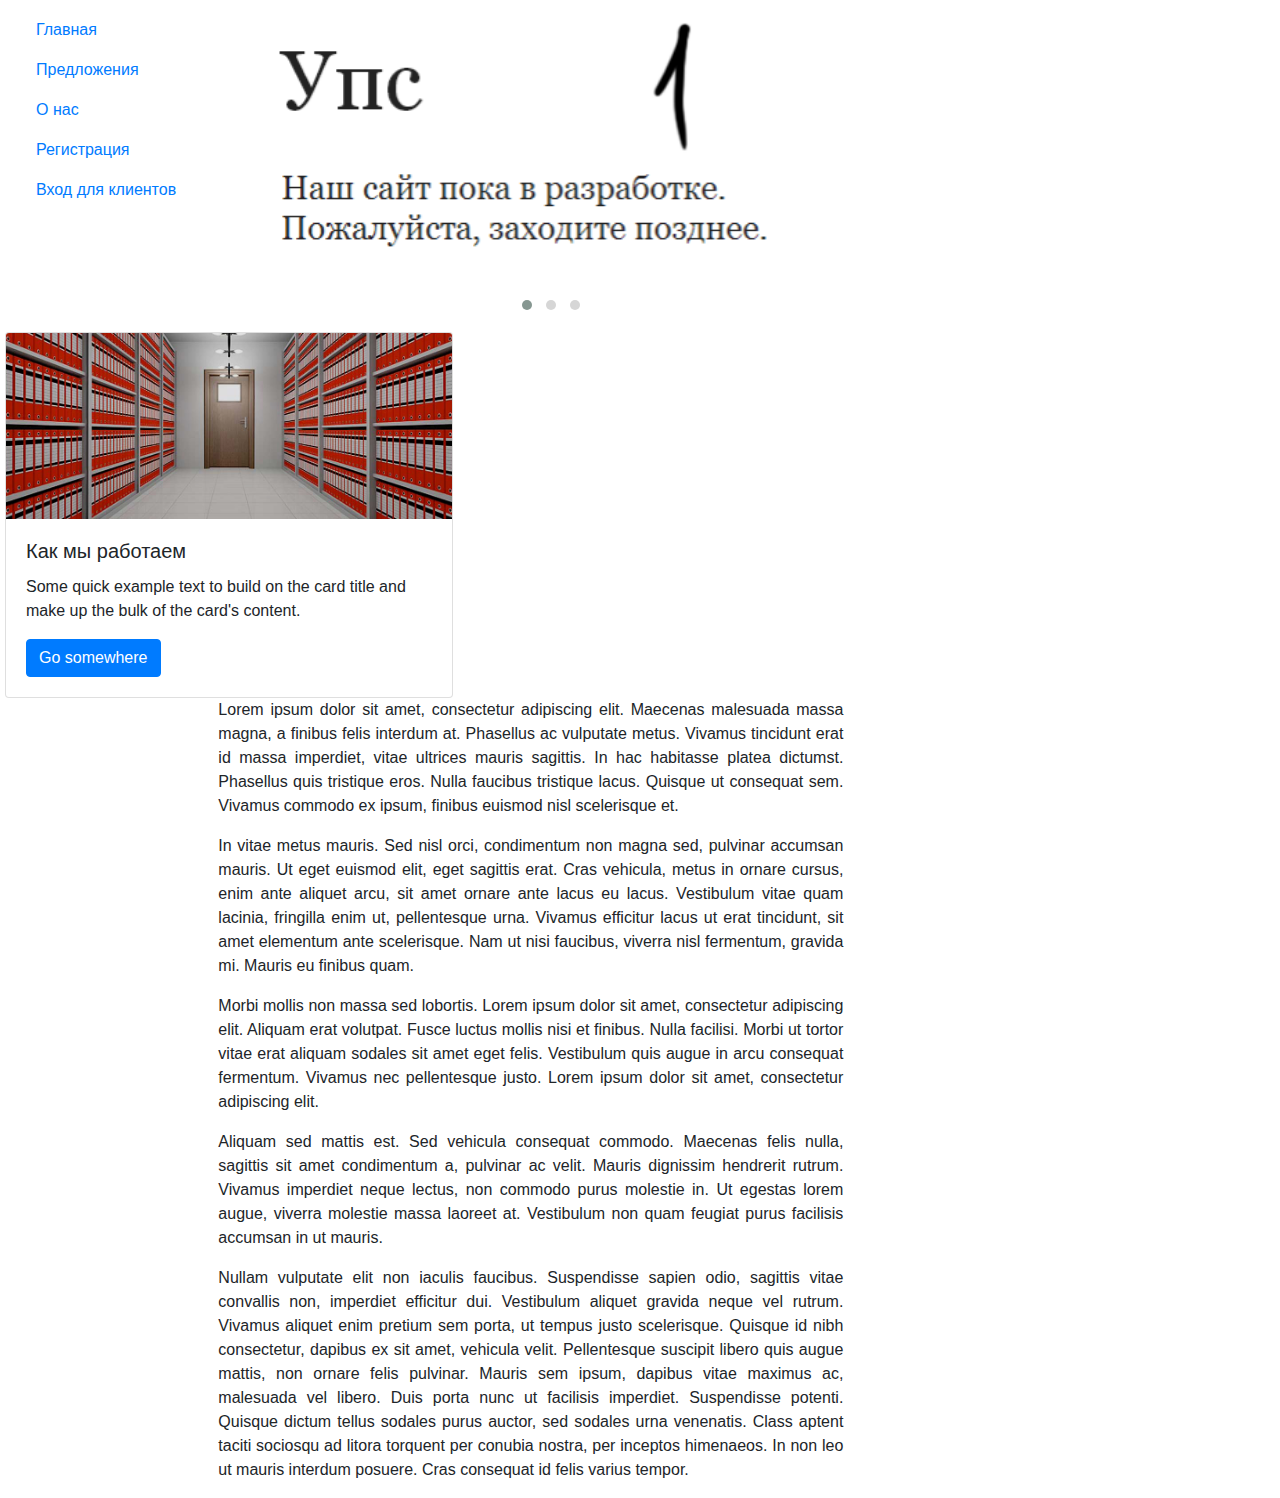
<file: out/artifacts/archive/index.html>
<!DOCTYPE html>
<html lang="en">

<head>
    <meta charset="UTF-8">
    <meta name="viewport" content="width=device-width, initial-scale=1.0">
    <meta http-equiv="X-UA-Compatible" content="ie=edge">
    <title>Архив</title>
    <link rel="stylesheet" href="https://stackpath.bootstrapcdn.com/bootstrap/4.3.1/css/bootstrap.min.css"
        integrity="sha384-ggOyR0iXCbMQv3Xipma34MD+dH/1fQ784/j6cY/iJTQUOhcWr7x9JvoRxT2MZw1T" crossorigin="anonymous">
    <link rel="stylesheet" href="style.css">
        
    <link rel="stylesheet" href="OwlCarousel2-2.3.4/dist/assets/owl.carousel.css">
    <link rel="stylesheet" href="OwlCarousel2-2.3.4/dist/assets/owl.theme.default.css">
    <script src="https://ajax.googleapis.com/ajax/libs/jquery/1.11.3/jquery.min.js"></script>
    <script src="OwlCarousel2-2.3.4/dist/owl.carousel.js"></script>
</head>

<body>
        <form id="auth" method="get" action="log"></form>
        
            <div class="row">
                <div class="col-2 get MENU">
                    <nav class="nav flex-column">
                        <a class="nav-link active" href="#">Главная</a>
                        <a class="nav-link" href="#">Предложения</a>
                        <a class="nav-link" href="static/about.html">О нас</a>
                        <a class="nav-link" href="static/reg.html">Регистрация</a>
                        <a class="nav-link" href="/archive/log">Вход для клиентов</a>
                    </nav>
                </div>
                <div class="owl-carousel owl-theme col-6">
                    <div> <img src="zaglushka.png" alt=""> </div>
                    <div> <img src="zaglushka2.png" alt=""> </div>
                    <div> <img src="zaglushka3.png" alt=""> </div>
                </div>
                <div class="Col-4 get">
                    <div class="card " style="width: 28rem;">
                        <img class="card-img-top" src="top.jpg" alt="Card image cap">
                        <div class="card-body">
                            <h5 class="card-title">Как мы работаем</h5>
                            <p class="card-text">Some quick example text to build on the card title and make up the bulk of the
                                card's content.</p>
                            <a href="test/test.html" class="btn btn-primary">Go somewhere</a>
                        </div>
                    </div>
                </div>
            </div>
            <div class="row padded ">
                <div class="col-2"></div>
                <div class="col-6 top center">
                    <div class="text-justify text-justify">
                        <p>Lorem ipsum dolor sit amet, consectetur adipiscing elit. Maecenas malesuada massa magna, a
                            finibus felis
                            interdum at. Phasellus ac vulputate metus. Vivamus tincidunt erat id massa imperdiet, vitae
                            ultrices mauris
                            sagittis. In hac habitasse platea dictumst. Phasellus quis tristique eros. Nulla faucibus
                            tristique lacus.
                            Quisque ut consequat sem. Vivamus commodo ex ipsum, finibus euismod nisl scelerisque et.
                        </p>
                        <p>
                            In vitae metus mauris. Sed nisl orci, condimentum non magna sed, pulvinar accumsan mauris. Ut eget
                            euismod elit,
                            eget
                            sagittis erat. Cras vehicula, metus in ornare cursus, enim ante aliquet arcu, sit amet ornare ante
                            lacus eu lacus.
                            Vestibulum vitae quam lacinia, fringilla enim ut, pellentesque urna. Vivamus efficitur lacus ut erat
                            tincidunt, sit
                            amet
                            elementum ante scelerisque. Nam ut nisi faucibus, viverra nisl fermentum, gravida mi. Mauris eu
                            finibus quam.
                        </p>
                        <p>
                            Morbi mollis non massa sed lobortis. Lorem ipsum dolor sit amet, consectetur adipiscing elit.
                            Aliquam erat volutpat. Fusce luctus mollis nisi et finibus. Nulla facilisi. Morbi ut tortor vitae
                            erat aliquam sodales sit amet eget felis. Vestibulum quis augue in arcu consequat fermentum. Vivamus
                            nec pellentesque justo. Lorem ipsum dolor sit amet, consectetur adipiscing elit.
                        </p>
                        <p>
                            Aliquam sed mattis est. Sed vehicula consequat commodo. Maecenas felis nulla, sagittis sit amet
                            condimentum a, pulvinar ac velit. Mauris dignissim hendrerit rutrum. Vivamus imperdiet neque lectus,
                            non commodo purus molestie in. Ut egestas lorem augue, viverra molestie massa laoreet at. Vestibulum
                            non quam feugiat purus facilisis accumsan in ut mauris.
                        </p>
                        <p>
                            Nullam vulputate elit non iaculis faucibus. Suspendisse sapien odio, sagittis vitae convallis non,
                            imperdiet efficitur dui. Vestibulum aliquet gravida neque vel rutrum. Vivamus aliquet enim pretium
                            sem porta, ut tempus justo scelerisque. Quisque id nibh consectetur, dapibus ex sit amet, vehicula
                            velit. Pellentesque suscipit libero quis augue mattis, non ornare felis pulvinar. Mauris sem ipsum,
                            dapibus vitae maximus ac, malesuada vel libero. Duis porta nunc ut facilisis imperdiet. Suspendisse
                            potenti. Quisque dictum tellus sodales purus auctor, sed sodales urna venenatis. Class aptent taciti
                            sociosqu ad litora torquent per conubia nostra, per inceptos himenaeos. In non leo ut mauris
                            interdum posuere. Cras consequat id felis varius tempor.
                        </p>
                    </div>
                </div>
            </div>

</body>
<script>$(document).ready(function(){
    $('.owl-carousel').owlCarousel({
        
        loop:true, //Зацикливаем слайдер
                margin:100, //Отступ от элемента справа в 100px
                
                nav:false, //Отключение навигации
                autoplay:true, //Автозапуск слайдера
                smartSpeed:1000, //Время движения слайда
                autoplayTimeout:5000, //Время смены слайда
                responsive:{ //Адаптивность. Кол-во выводимых элементов при определенной ширине.
                    0:{
                        items:1
                    },
                    600:{
                        items:1
                    },
                    1000:{
                        items:1
                    }
                }
    });
    });
    </script>
</html>
</file>
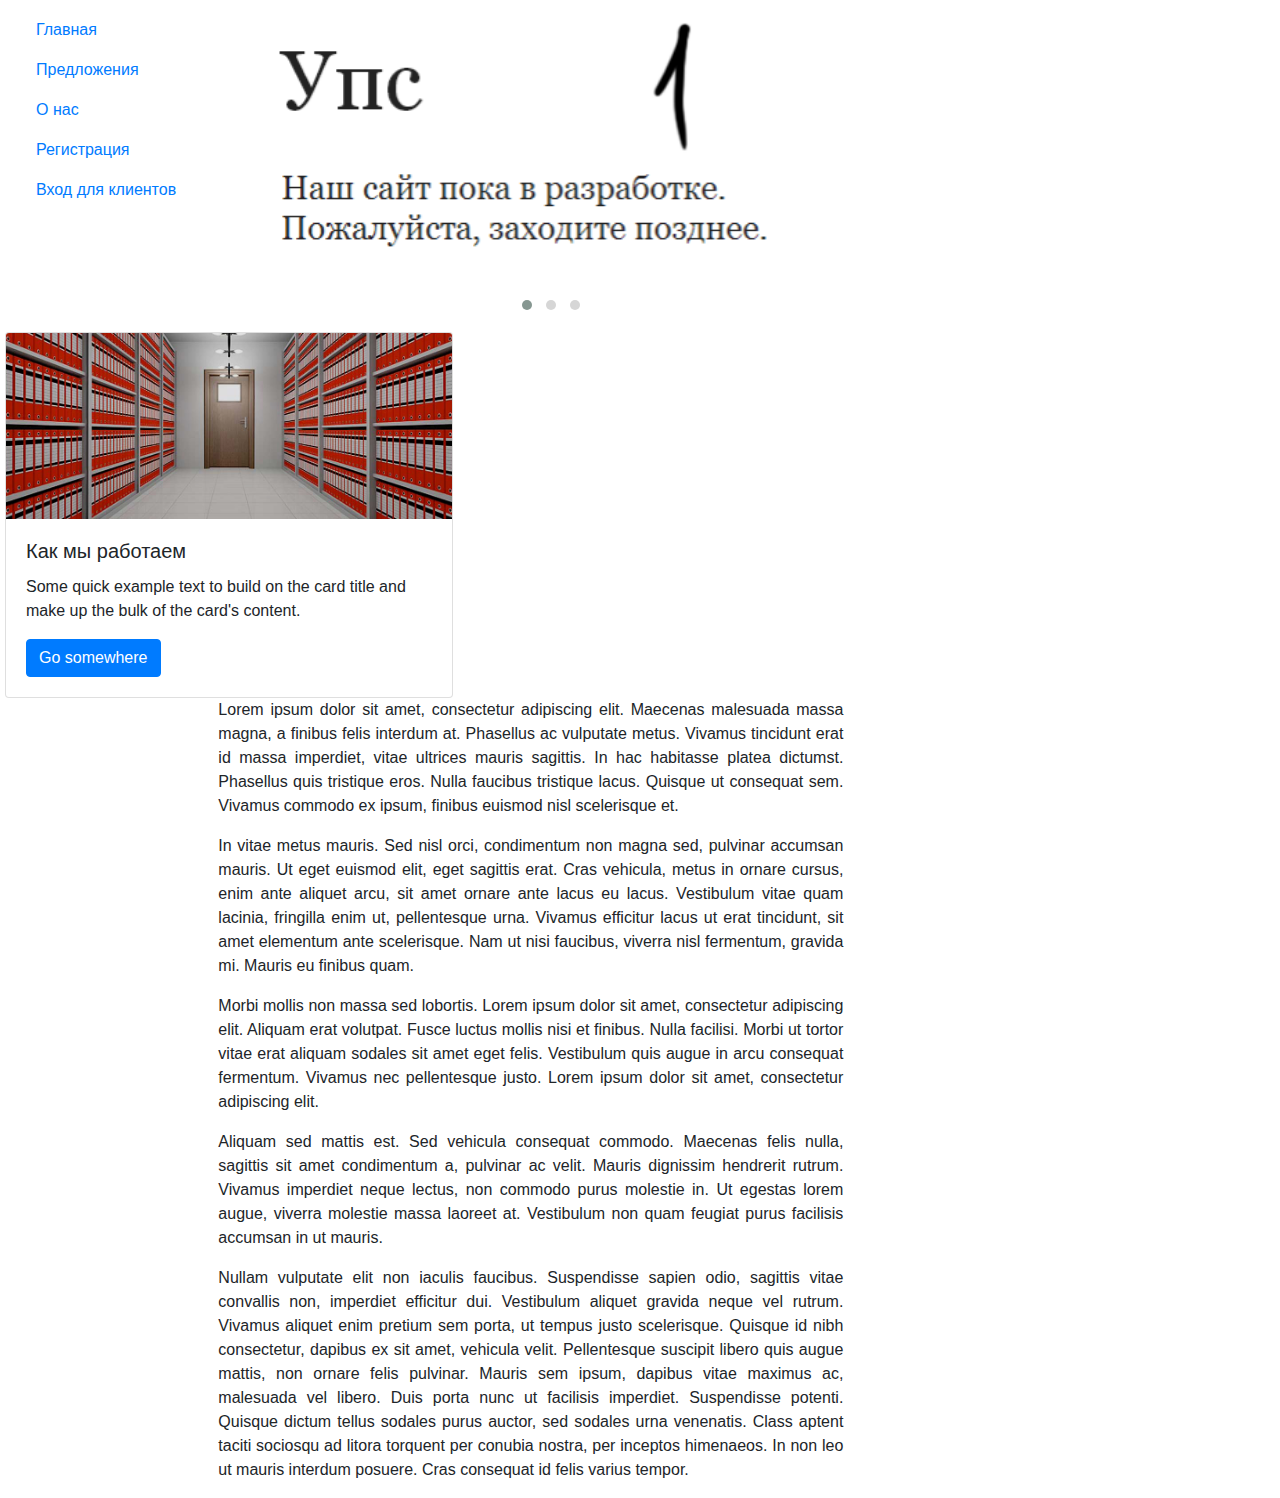
<file: out/artifacts/servlets_war_exploded/index.html>
<!DOCTYPE html>
<html lang="en">

<head>
    <meta charset="UTF-8">
    <meta name="viewport" content="width=device-width, initial-scale=1.0">
    <meta http-equiv="X-UA-Compatible" content="ie=edge">
    <title>Архив</title>
    <link rel="stylesheet" href="https://stackpath.bootstrapcdn.com/bootstrap/4.3.1/css/bootstrap.min.css"
        integrity="sha384-ggOyR0iXCbMQv3Xipma34MD+dH/1fQ784/j6cY/iJTQUOhcWr7x9JvoRxT2MZw1T" crossorigin="anonymous">
    <link rel="stylesheet" href="style.css">
        
    <link rel="stylesheet" href="OwlCarousel2-2.3.4/dist/assets/owl.carousel.css">
    <link rel="stylesheet" href="OwlCarousel2-2.3.4/dist/assets/owl.theme.default.css">
    <script src="https://ajax.googleapis.com/ajax/libs/jquery/1.11.3/jquery.min.js"></script>
    <script src="OwlCarousel2-2.3.4/dist/owl.carousel.js"></script>
</head>

<body>
        <form id="auth" method="get" action="log"></form>
        
            <div class="row">
                <div class="col-2 get MENU">
                    <nav class="nav flex-column">
                        <a class="nav-link active" href="#">Главная</a>
                        <a class="nav-link" href="/archive/static/offers.html">Предложения</a>
                        <a class="nav-link" href="static/about.html">О нас</a>
                        <a class="nav-link" href="static/reg.html">Регистрация</a>
                        <a class="nav-link" href="/archive/log">Вход для клиентов</a>
                    </nav>
                </div>
                <div class="owl-carousel owl-theme col-6">
                    <div> <img src="zaglushka.png" alt=""> </div>
                    <div> <img src="zaglushka2.png" alt=""> </div>
                    <div> <img src="zaglushka3.png" alt=""> </div>
                </div>
                <div class="Col-4 get">
                    <div class="card " style="width: 28rem;">
                        <img class="card-img-top" src="top.jpg" alt="Card image cap">
                        <div class="card-body">
                            <h5 class="card-title">Как мы работаем</h5>
                            <p class="card-text">Some quick example text to build on the card title and make up the bulk of the
                                card's content.</p>
                            <a href="test/test.html" class="btn btn-primary">Go somewhere</a>
                        </div>
                    </div>
                </div>
            </div>
            <div class="row padded ">
                <div class="col-2"></div>
                <div class="col-6 top center">
                    <div class="text-justify text-justify">
                        <p>Lorem ipsum dolor sit amet, consectetur adipiscing elit. Maecenas malesuada massa magna, a
                            finibus felis
                            interdum at. Phasellus ac vulputate metus. Vivamus tincidunt erat id massa imperdiet, vitae
                            ultrices mauris
                            sagittis. In hac habitasse platea dictumst. Phasellus quis tristique eros. Nulla faucibus
                            tristique lacus.
                            Quisque ut consequat sem. Vivamus commodo ex ipsum, finibus euismod nisl scelerisque et.
                        </p>
                        <p>
                            In vitae metus mauris. Sed nisl orci, condimentum non magna sed, pulvinar accumsan mauris. Ut eget
                            euismod elit,
                            eget
                            sagittis erat. Cras vehicula, metus in ornare cursus, enim ante aliquet arcu, sit amet ornare ante
                            lacus eu lacus.
                            Vestibulum vitae quam lacinia, fringilla enim ut, pellentesque urna. Vivamus efficitur lacus ut erat
                            tincidunt, sit
                            amet
                            elementum ante scelerisque. Nam ut nisi faucibus, viverra nisl fermentum, gravida mi. Mauris eu
                            finibus quam.
                        </p>
                        <p>
                            Morbi mollis non massa sed lobortis. Lorem ipsum dolor sit amet, consectetur adipiscing elit.
                            Aliquam erat volutpat. Fusce luctus mollis nisi et finibus. Nulla facilisi. Morbi ut tortor vitae
                            erat aliquam sodales sit amet eget felis. Vestibulum quis augue in arcu consequat fermentum. Vivamus
                            nec pellentesque justo. Lorem ipsum dolor sit amet, consectetur adipiscing elit.
                        </p>
                        <p>
                            Aliquam sed mattis est. Sed vehicula consequat commodo. Maecenas felis nulla, sagittis sit amet
                            condimentum a, pulvinar ac velit. Mauris dignissim hendrerit rutrum. Vivamus imperdiet neque lectus,
                            non commodo purus molestie in. Ut egestas lorem augue, viverra molestie massa laoreet at. Vestibulum
                            non quam feugiat purus facilisis accumsan in ut mauris.
                        </p>
                        <p>
                            Nullam vulputate elit non iaculis faucibus. Suspendisse sapien odio, sagittis vitae convallis non,
                            imperdiet efficitur dui. Vestibulum aliquet gravida neque vel rutrum. Vivamus aliquet enim pretium
                            sem porta, ut tempus justo scelerisque. Quisque id nibh consectetur, dapibus ex sit amet, vehicula
                            velit. Pellentesque suscipit libero quis augue mattis, non ornare felis pulvinar. Mauris sem ipsum,
                            dapibus vitae maximus ac, malesuada vel libero. Duis porta nunc ut facilisis imperdiet. Suspendisse
                            potenti. Quisque dictum tellus sodales purus auctor, sed sodales urna venenatis. Class aptent taciti
                            sociosqu ad litora torquent per conubia nostra, per inceptos himenaeos. In non leo ut mauris
                            interdum posuere. Cras consequat id felis varius tempor.
                        </p>
                    </div>
                </div>
            </div>

</body>
<script>$(document).ready(function(){
    $('.owl-carousel').owlCarousel({
        
        loop:true, //Зацикливаем слайдер
                margin:100, //Отступ от элемента справа в 100px
                
                nav:false, //Отключение навигации
                autoplay:true, //Автозапуск слайдера
                smartSpeed:1000, //Время движения слайда
                autoplayTimeout:5000, //Время смены слайда
                responsive:{ //Адаптивность. Кол-во выводимых элементов при определенной ширине.
                    0:{
                        items:1
                    },
                    600:{
                        items:1
                    },
                    1000:{
                        items:1
                    }
                }
    });
    });
    </script>
</html>
</file>
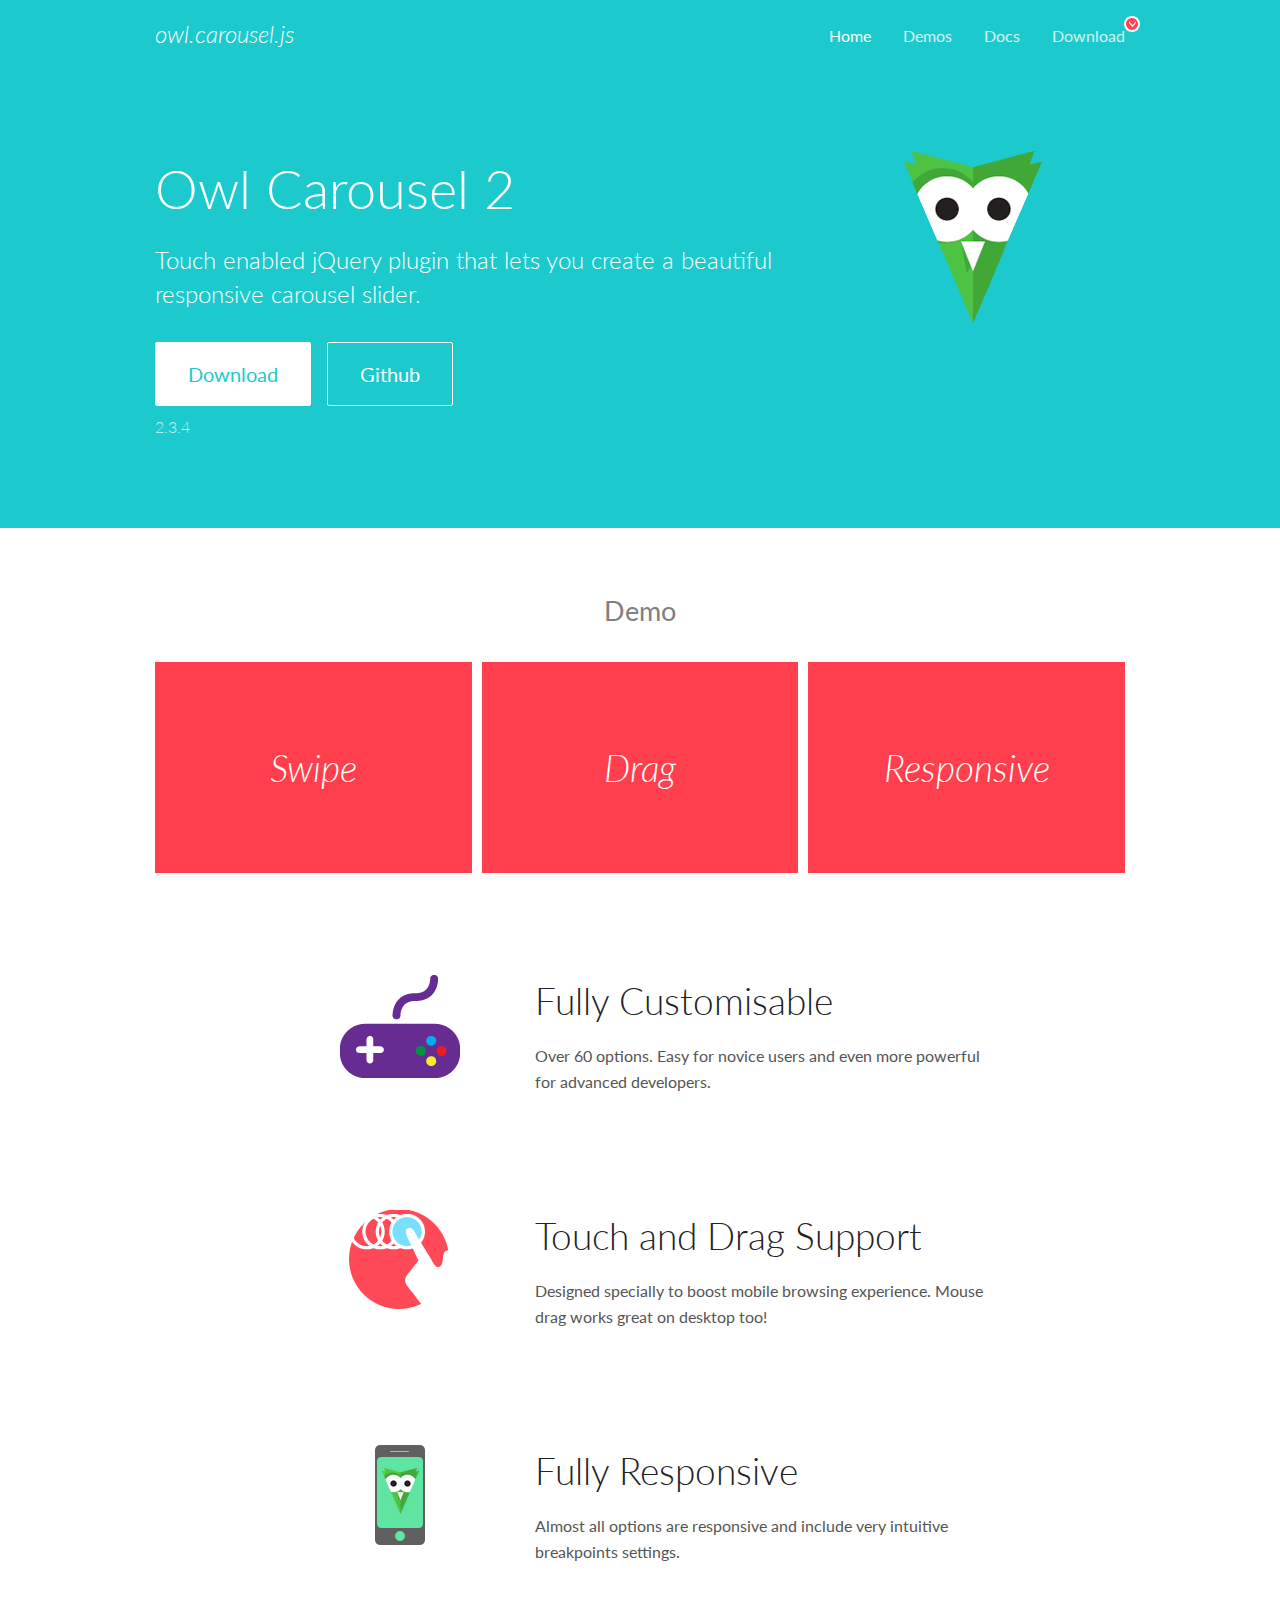
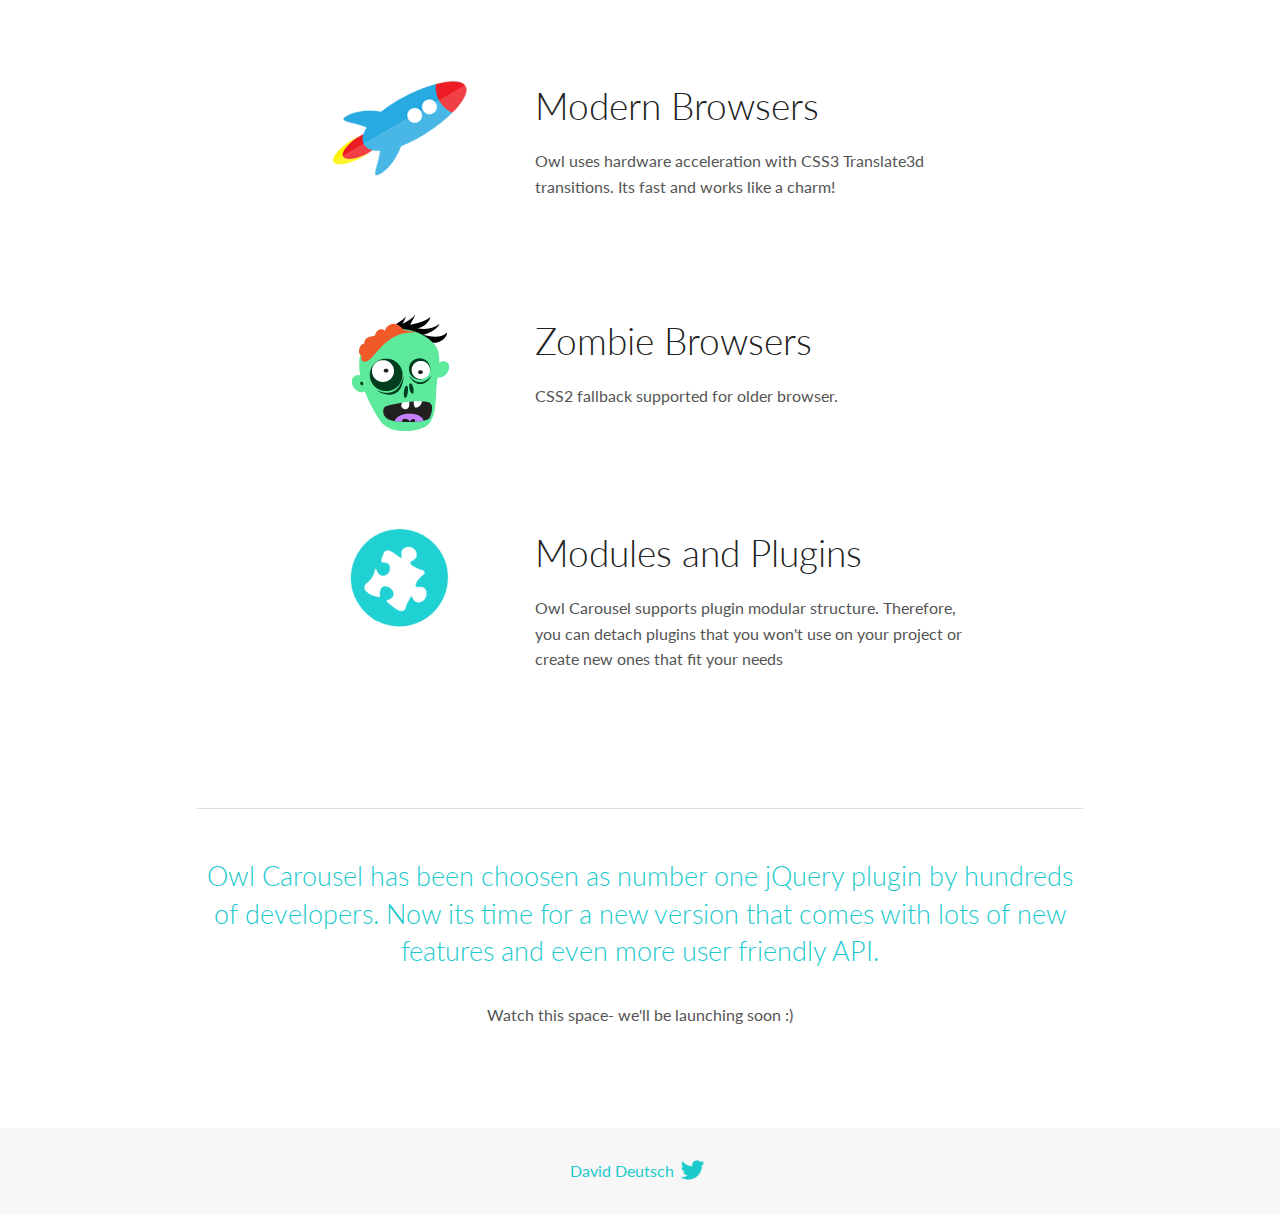
<file: out/artifacts/archive/OwlCarousel2-2.3.4/docs/index.html>
<!DOCTYPE html>
<html lang="en">
  <head>

    <!-- head -->
    <meta charset="utf-8">
    <meta name="msapplication-tap-highlight" content="no" />
    <meta name="viewport" content="width=device-width, initial-scale=1.0" />
    <meta name="description" content="Touch enabled jQuery plugin that lets you create beautiful responsive carousel slider.">
    <meta name="author" content="David Deutsch">
    <title>
      Home | Owl Carousel | 2.3.4
    </title>

    <!-- Stylesheets -->
    <link href='https://fonts.googleapis.com/css?family=Lato:300,400,700,400italic,300italic' rel='stylesheet' type='text/css'>
    <link rel="stylesheet" href="assets/css/docs.theme.min.css">

    <!-- Owl Stylesheets -->
    <link rel="stylesheet" href="assets/owlcarousel/assets/owl.carousel.min.css">
    <link rel="stylesheet" href="assets/owlcarousel/assets/owl.theme.default.min.css">

    <!-- HTML5 shim and Respond.js IE8 support of HTML5 elements and media queries -->

    <!--[if lt IE 9]>
      <script src="https://oss.maxcdn.com/libs/html5shiv/3.7.0/html5shiv.js"></script>
      <script src="https://oss.maxcdn.com/libs/respond.js/1.3.0/respond.min.js"></script>
    <![endif]-->

    <!-- Favicons -->
    <link rel="apple-touch-icon-precomposed" sizes="144x144" href="assets/ico/apple-touch-icon-144-precomposed.png">
    <link rel="shortcut icon" href="assets/ico/favicon.png">
    <link rel="shortcut icon" href="favicon.ico">

    <!-- Yeah i know js should not be in header. Its required for demos.-->

    <!-- javascript -->
    <script src="assets/vendors/jquery.min.js"></script>
    <script src="assets/owlcarousel/owl.carousel.js"></script>
  </head>
  <body>

    <!-- header -->
    <header class="header">
      <div class="row">
        <div class="large-12 columns">
          <div class="brand left">
            <h3>
              <a href="/OwlCarousel2/">owl.carousel.js</a> 
            </h3>
          </div>
          <a id="toggle-nav" class="right">
            <span></span> <span></span> <span></span> 
          </a> 
          <div class="nav-bar">
            <ul class="clearfix">
              <li class="active">
                <a href="/OwlCarousel2/index.html">Home</a> 
              </li>
              <li> <a href="/OwlCarousel2/demos/demos.html">Demos</a>  </li>
              <li> <a href="/OwlCarousel2/docs/started-welcome.html">Docs</a>  </li>
              <li>
                <a href="https://github.com/OwlCarousel2/OwlCarousel2/archive/2.3.4.zip">Download</a> 
                <span class="download"></span> 
              </li>
            </ul>
          </div>
        </div>
      </div>
    </header>

    <!-- home panel -->
    <section id="hero">
      <div class="row">
        <div class="large-8 medium-8 columns">
          <h1>Owl Carousel 2</h1>
          <h4>Touch enabled jQuery plugin that lets you create a beautiful responsive carousel slider.</h4>
          <a href="https://github.com/OwlCarousel2/OwlCarousel2/archive/2.3.4.zip" class="hero-button">Download</a> 
          <a href="https://github.com/OwlCarousel2/OwlCarousel2" class="hero-button outline">Github</a> 
          <p>2.3.4</p>
        </div>
        <div class="large-4 medium-4 columns">
          <img class="owl-logo" src="assets/img/owl-logo.png" alt="mr. Owl">
        </div>
      </div>
    </section>

    <!-- body -->
    <div class="home-demo">
      <div class="row">
        <div class="large-12 columns">
          <h3>Demo</h3>
          <div class="owl-carousel">
            <div class="item">
              <h2>Swipe</h2>
            </div>
            <div class="item">
              <h2>Drag</h2>
            </div>
            <div class="item">
              <h2>Responsive</h2>
            </div>
            <div class="item">
              <h2>CSS3</h2>
            </div>
            <div class="item">
              <h2>Fast</h2>
            </div>
            <div class="item">
              <h2>Easy</h2>
            </div>
            <div class="item">
              <h2>Free</h2>
            </div>
            <div class="item">
              <h2>Upgradable</h2>
            </div>
            <div class="item">
              <h2>Tons of options</h2>
            </div>
            <div class="item">
              <h2>Infinity</h2>
            </div>
            <div class="item">
              <h2>Auto Width</h2>
            </div>
          </div>
        </div>
      </div>
    </div>
    <script>
      var owl = $('.owl-carousel');
      owl.owlCarousel({
        margin: 10,
        loop: true,
        responsive: {
          0: {
            items: 1
          },
          600: {
            items: 2
          },
          1000: {
            items: 3
          }
        }
      })
    </script>

    <!-- features -->
    <div id="features">
      <div class="row">
        <div class="small-12 medium-9 small-centered columns">
          <section class="row feature">
            <div class="medium-4 small-12 columns">
              <img src="assets/img/feature-options.png" alt="">
            </div>
            <div class="medium-8 small-12 columns">
              <h2>Fully Customisable</h2>
              <p>Over 60 options. Easy for novice users and even more powerful for advanced developers.</p>
            </div>
          </section>
          <section class="row feature">
            <div class="medium-4 small-12 columns">
              <img src="assets/img/feature-drag.png" alt="">
            </div>
            <div class="medium-8 small-12 columns">
              <h2>Touch and Drag Support</h2>
              <p>Designed specially to boost mobile browsing experience. Mouse drag works great on desktop too!</p>
            </div>
          </section>
          <section class="row feature">
            <div class="medium-4 small-12 columns">
              <img src="assets/img/feature-responsive.png" alt="">
            </div>
            <div class="medium-8 small-12 columns">
              <h2>Fully Responsive</h2>
              <p>Almost all options are responsive and include very intuitive breakpoints settings.</p>
            </div>
          </section>
          <section class="row feature">
            <div class="medium-4 small-12 columns">
              <img src="assets/img/feature-modern.png" alt="">
            </div>
            <div class="medium-8 small-12 columns">
              <h2>Modern Browsers</h2>
              <p>Owl uses hardware acceleration with CSS3 Translate3d transitions. Its fast and works like a charm! </p>
            </div>
          </section>
          <section class="row feature">
            <div class="medium-4 small-12 columns">
              <img src="assets/img/feature-zombie.png" alt="">
            </div>
            <div class="medium-8 small-12 columns">
              <h2>Zombie Browsers</h2>
              <p>CSS2 fallback supported for older browser.</p>
            </div>
          </section>
          <section class="row feature">
            <div class="medium-4 small-12 columns">
              <img src="assets/img/feature-module.png" alt="">
            </div>
            <div class="medium-8 small-12 columns">
              <h2>Modules and Plugins</h2>
              <p>Owl Carousel supports plugin modular structure. Therefore, you can detach plugins that you won&#x27;t use on your project or create new ones that fit your needs</p>
            </div>
          </section>
        </div>
      </div>
    </div>

    <!-- footer -->
    <section id="teaser-text">
      <div class="row">
        <div class="small-12 medium-11 small-centered columns">
          <hr>
          <h3 id="owl-carousel-has-been-choosen-as-number-one-jquery-plugin-by-hundreds-of-developers-now-its-time-for-a-new-version-that-comes-with-lots-of-new-features-and-even-more-user-friendly-api-">Owl Carousel has been choosen as number one jQuery plugin by hundreds of developers. Now its time for a new version that comes with lots of new features and even more user friendly API.</h3>
          <p>Watch this space- we&#39;ll be launching soon :)</p>
        </div>
      </div>
    </section>

    <!-- footer -->
    <footer class="footer">
      <div class="row">
        <div class="large-12 columns">
          <h5>
            <a href="/OwlCarousel2/docs/support-contact.html">David Deutsch</a> 
            <a id="custom-tweet-button" href="https://twitter.com/share?url=https://github.com/OwlCarousel2/OwlCarousel2&text=Owl Carousel - This is so awesome! " target="_blank"></a> 
          </h5>
        </div>
      </div>
    </footer>

    <!-- vendors -->
    <script src="assets/vendors/highlight.js"></script>
    <script src="assets/js/app.js"></script>
  </body>
</html>
</file>
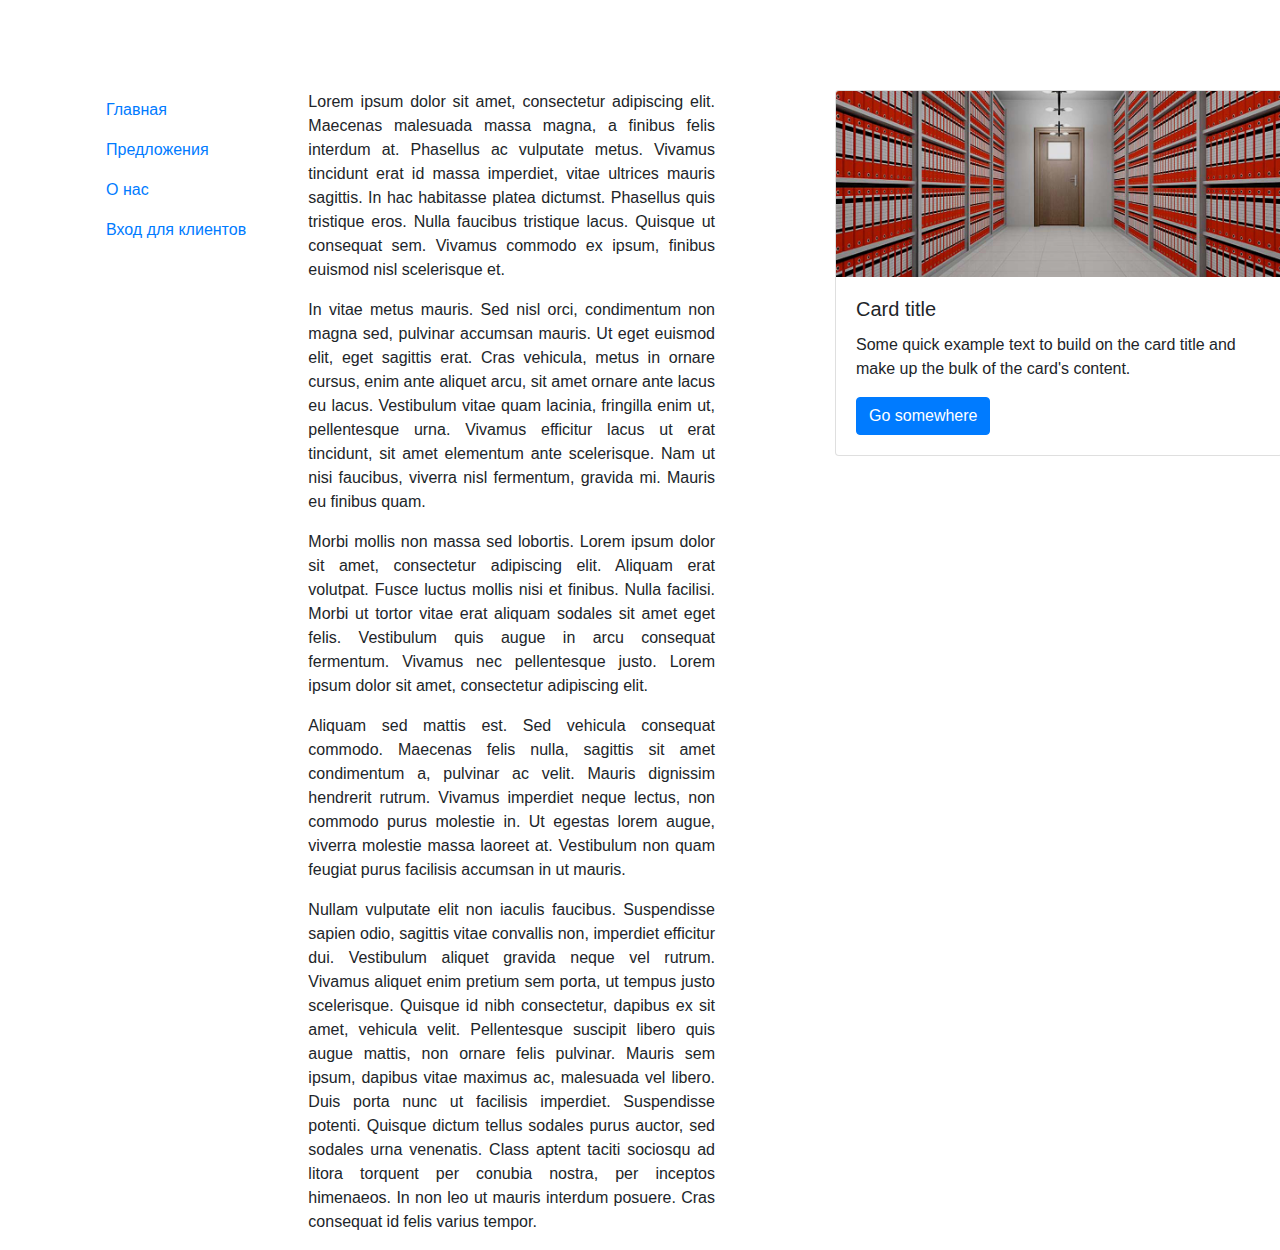
<file: out/artifacts/archive/static/about.html>
<!DOCTYPE html>
<html lang="en">

<head>
    <meta charset="UTF-8">
    <meta name="viewport" content="width=device-width, initial-scale=1.0">
    <meta http-equiv="X-UA-Compatible" content="ie=edge">
    <title>Архив</title>
    <link rel="stylesheet" href="https://stackpath.bootstrapcdn.com/bootstrap/4.3.1/css/bootstrap.min.css"
        integrity="sha384-ggOyR0iXCbMQv3Xipma34MD+dH/1fQ784/j6cY/iJTQUOhcWr7x9JvoRxT2MZw1T" crossorigin="anonymous">
    <link rel="stylesheet" href="style.css">

</head>

<body>
    <form id="auth" method="get" action="log"></form>
    <div class="row">
        <div class="col-2 get">
            <nav class="nav flex-column">
                <a class="nav-link active" href="/archive/index.html">Главная</a>
                <a class="nav-link" href="#">Предложения</a>
                <a class="nav-link" href="static/about.html">О нас</a>
                <a class="nav-link" href="/archive/log">Вход для клиентов</a>
            </nav>
        </div>
        <div class="col-4 top">
            <div class="text-justify text-justify">
                <p>Lorem ipsum dolor sit amet, consectetur adipiscing elit. Maecenas malesuada massa magna, a
                    finibus felis
                    interdum at. Phasellus ac vulputate metus. Vivamus tincidunt erat id massa imperdiet, vitae
                    ultrices mauris
                    sagittis. In hac habitasse platea dictumst. Phasellus quis tristique eros. Nulla faucibus
                    tristique lacus.
                    Quisque ut consequat sem. Vivamus commodo ex ipsum, finibus euismod nisl scelerisque et.
                </p>
                <p>
                    In vitae metus mauris. Sed nisl orci, condimentum non magna sed, pulvinar accumsan mauris. Ut eget
                    euismod elit,
                    eget
                    sagittis erat. Cras vehicula, metus in ornare cursus, enim ante aliquet arcu, sit amet ornare ante
                    lacus eu lacus.
                    Vestibulum vitae quam lacinia, fringilla enim ut, pellentesque urna. Vivamus efficitur lacus ut erat
                    tincidunt, sit
                    amet
                    elementum ante scelerisque. Nam ut nisi faucibus, viverra nisl fermentum, gravida mi. Mauris eu
                    finibus quam.
                </p>
                <p>
                    Morbi mollis non massa sed lobortis. Lorem ipsum dolor sit amet, consectetur adipiscing elit.
                    Aliquam erat volutpat. Fusce luctus mollis nisi et finibus. Nulla facilisi. Morbi ut tortor vitae
                    erat aliquam sodales sit amet eget felis. Vestibulum quis augue in arcu consequat fermentum. Vivamus
                    nec pellentesque justo. Lorem ipsum dolor sit amet, consectetur adipiscing elit.
                </p>
                <p>
                    Aliquam sed mattis est. Sed vehicula consequat commodo. Maecenas felis nulla, sagittis sit amet
                    condimentum a, pulvinar ac velit. Mauris dignissim hendrerit rutrum. Vivamus imperdiet neque lectus,
                    non commodo purus molestie in. Ut egestas lorem augue, viverra molestie massa laoreet at. Vestibulum
                    non quam feugiat purus facilisis accumsan in ut mauris.
                </p>
                <p>
                    Nullam vulputate elit non iaculis faucibus. Suspendisse sapien odio, sagittis vitae convallis non,
                    imperdiet efficitur dui. Vestibulum aliquet gravida neque vel rutrum. Vivamus aliquet enim pretium
                    sem porta, ut tempus justo scelerisque. Quisque id nibh consectetur, dapibus ex sit amet, vehicula
                    velit. Pellentesque suscipit libero quis augue mattis, non ornare felis pulvinar. Mauris sem ipsum,
                    dapibus vitae maximus ac, malesuada vel libero. Duis porta nunc ut facilisis imperdiet. Suspendisse
                    potenti. Quisque dictum tellus sodales purus auctor, sed sodales urna venenatis. Class aptent taciti
                    sociosqu ad litora torquent per conubia nostra, per inceptos himenaeos. In non leo ut mauris
                    interdum posuere. Cras consequat id felis varius tempor.
                </p>
            </div>
        </div>
        <div class="col-4 get">
            <div class="card " style="width: 28rem;">
                <img class="card-img-top" src="top.jpg" alt="Card image cap">
                <div class="card-body">
                    <h5 class="card-title">Card title</h5>
                    <p class="card-text">Some quick example text to build on the card title and make up the bulk of
                        the
                        card's content.</p>
                    <a href="test/test.html" class="btn btn-primary">Go somewhere</a>
                </div>
            </div>
        </div>
    </div>
</body>

</html>
</file>
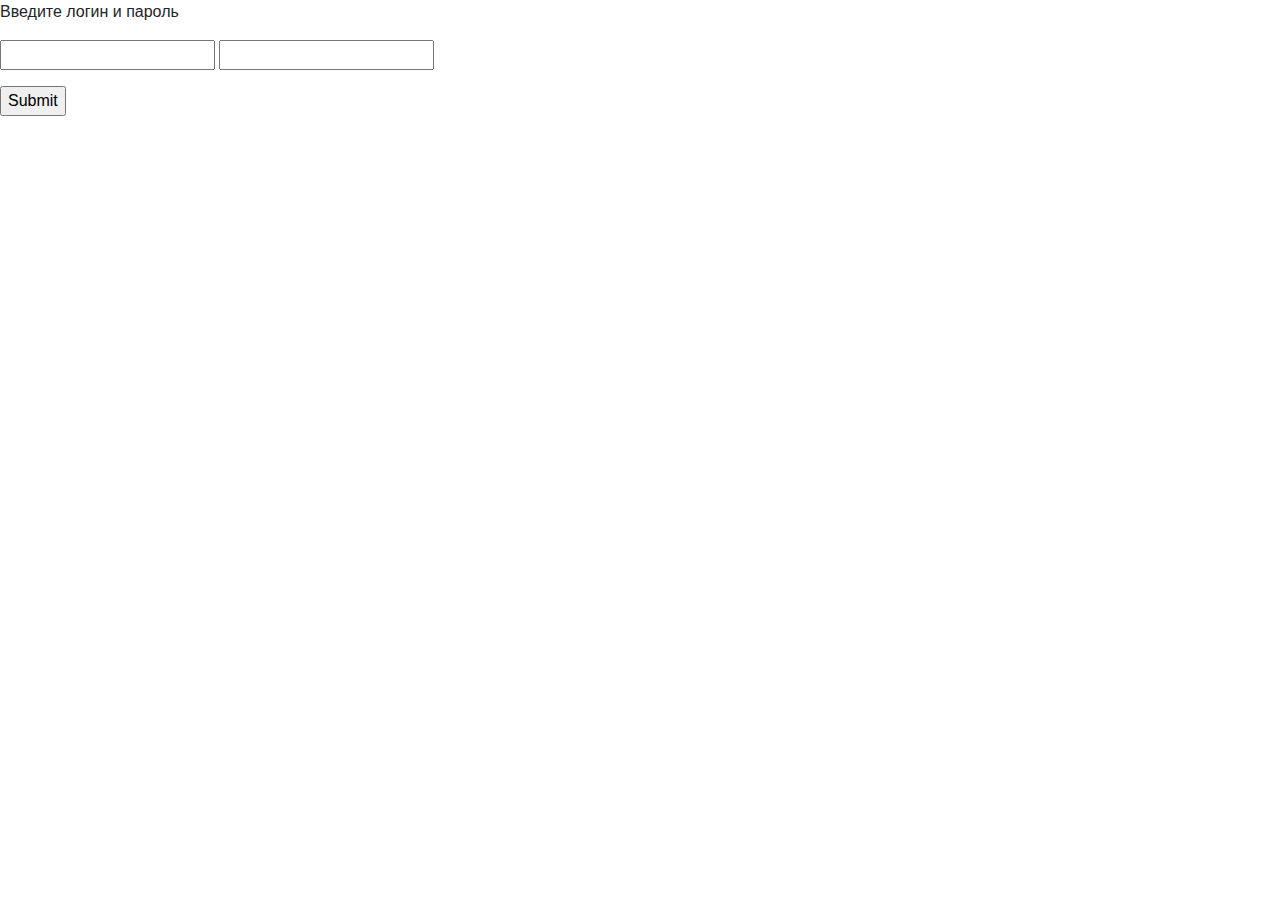
<file: out/artifacts/archive/static/reg.html>
<!DOCTYPE html>
<html lang="en">

<head>
    <meta charset="UTF-8">
    <meta name="viewport" content="width=device-width, initial-scale=1.0">
    <meta http-equiv="X-UA-Compatible" content="ie=edge">
    <title>Архив</title>
    <link rel="stylesheet" href="https://stackpath.bootstrapcdn.com/bootstrap/4.3.1/css/bootstrap.min.css"
        integrity="sha384-ggOyR0iXCbMQv3Xipma34MD+dH/1fQ784/j6cY/iJTQUOhcWr7x9JvoRxT2MZw1T" crossorigin="anonymous">
    <link rel="stylesheet" href="style.css">

</head>

<body>
    <form id="reg" method="post" action="reg"></form>
    <p>Введите логин и пароль</p>
    <p><input name="username" form="reg">
    <input type="password" name="password" form="reg"></p>
    <p><input type="submit" form="reg"></p> 
</body>

</html>
</file>
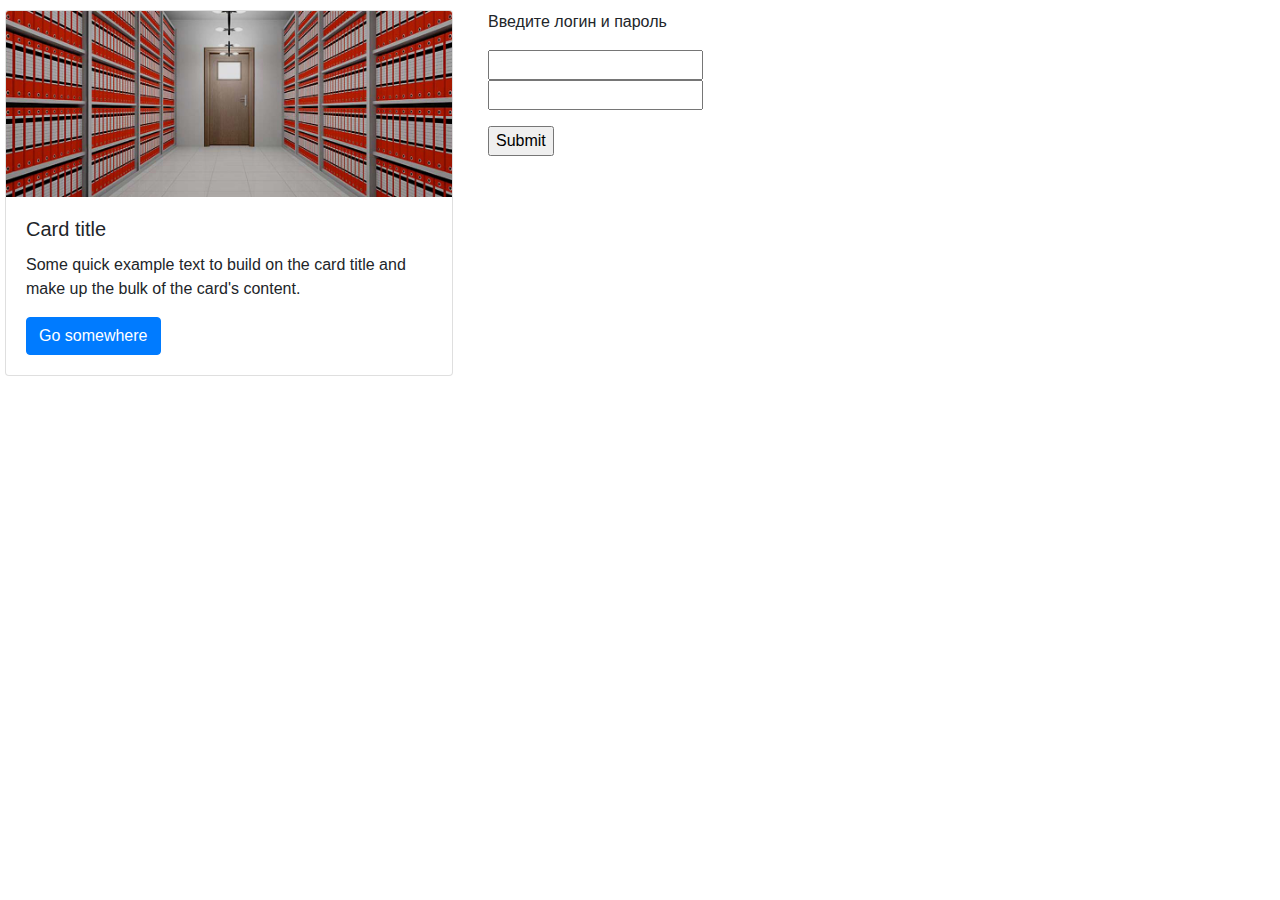
<file: out/artifacts/archive/test/test.html>
﻿<!DOCTYPE html>
<html lang="en">

<head>
    <meta charset="UTF-8">
    <meta name="viewport" content="width=device-width, initial-scale=1.0">
    <meta http-equiv="X-UA-Compatible" content="ie=edge">
    <title>Test</title>
    <link rel="stylesheet" href="https://stackpath.bootstrapcdn.com/bootstrap/4.3.1/css/bootstrap.min.css"
        integrity="sha384-ggOyR0iXCbMQv3Xipma34MD+dH/1fQ784/j6cY/iJTQUOhcWr7x9JvoRxT2MZw1T" crossorigin="anonymous">
    <link rel="stylesheet" href="style.css">
</head>

<body>
    <div class="row">
            <div class="Col-8 get">
                <div class="card " style="width: 28rem;">
                    <img class="card-img-top" src="top.jpg" alt="Card image cap">
                    <div class="card-body">
                      <h5 class="card-title">Card title</h5>
                      <p class="card-text">Some quick example text to build on the card title and make up the bulk of the card's content.</p>
                      <a href="/index.html" class="btn btn-primary">Go somewhere</a>
                    </div>
                  </div>
            </div>
            <div class="col-4 get">
                <form id="auth" method="post" action="app"></form>
                <p>Введите логин и пароль</p>
                <p><input name="username" form="auth">
                <input type="password" name="password" form="auth"></p>
                <p><input type="submit" form="auth"></p> 
            </div>
            
    </div>
</body>
</html>
</file>
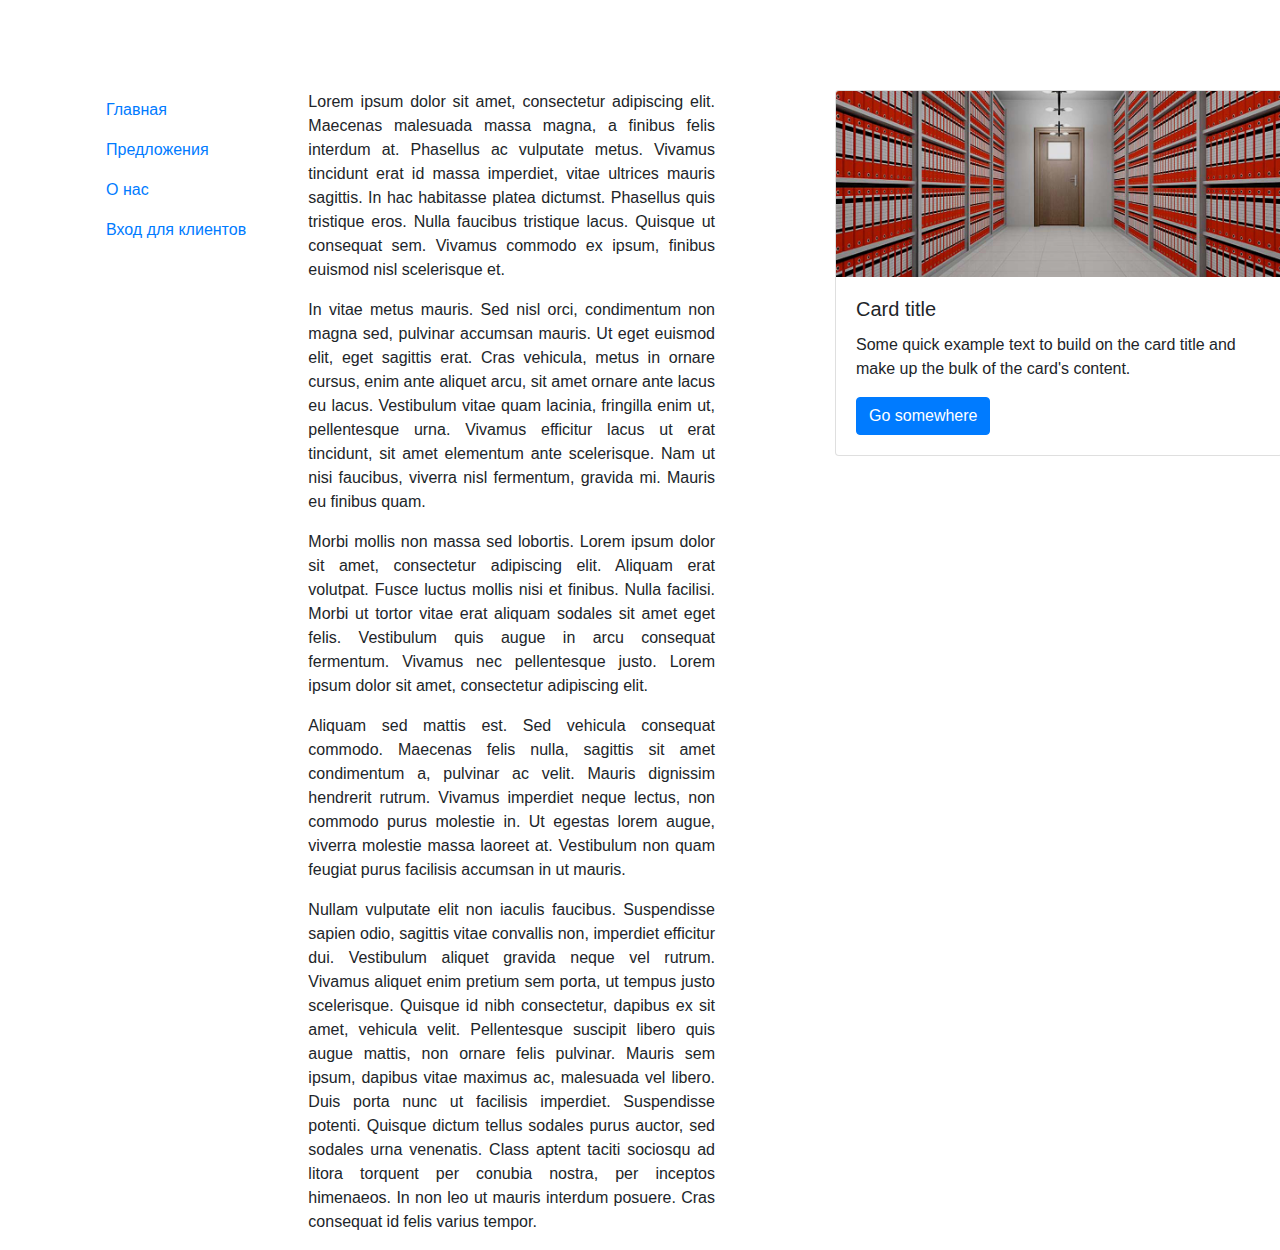
<file: out/artifacts/servlets_war_exploded/static/about.html>
<!DOCTYPE html>
<html lang="en">

<head>
    <meta charset="UTF-8">
    <meta name="viewport" content="width=device-width, initial-scale=1.0">
    <meta http-equiv="X-UA-Compatible" content="ie=edge">
    <title>Архив</title>
    <link rel="stylesheet" href="https://stackpath.bootstrapcdn.com/bootstrap/4.3.1/css/bootstrap.min.css"
        integrity="sha384-ggOyR0iXCbMQv3Xipma34MD+dH/1fQ784/j6cY/iJTQUOhcWr7x9JvoRxT2MZw1T" crossorigin="anonymous">
    <link rel="stylesheet" href="style.css">
</head>

<body>
    <form id="auth" method="get" action="log"></form>
    <div class="row">
        <div class="col-2 get">
            <nav class="nav flex-column">
                <a class="nav-link active" href="/archive/index.html">Главная</a>
                <a class="nav-link" href="/archive/static/offers.html">Предложения</a>
                <a class="nav-link" href="/archive/static/about.html">О нас</a>
                <a class="nav-link" href="/archive/log">Вход для клиентов</a>
            </nav>
        </div>
        <div class="col-4 top">
            <div class="text-justify text-justify">
                    
                <p>Lorem ipsum dolor sit amet, consectetur adipiscing elit. Maecenas malesuada massa magna, a
                    finibus felis
                    interdum at. Phasellus ac vulputate metus. Vivamus tincidunt erat id massa imperdiet, vitae
                    ultrices mauris
                    sagittis. In hac habitasse platea dictumst. Phasellus quis tristique eros. Nulla faucibus
                    tristique lacus.
                    Quisque ut consequat sem. Vivamus commodo ex ipsum, finibus euismod nisl scelerisque et.
                </p>
                <p>
                    In vitae metus mauris. Sed nisl orci, condimentum non magna sed, pulvinar accumsan mauris. Ut eget
                    euismod elit,
                    eget
                    sagittis erat. Cras vehicula, metus in ornare cursus, enim ante aliquet arcu, sit amet ornare ante
                    lacus eu lacus.
                    Vestibulum vitae quam lacinia, fringilla enim ut, pellentesque urna. Vivamus efficitur lacus ut erat
                    tincidunt, sit
                    amet
                    elementum ante scelerisque. Nam ut nisi faucibus, viverra nisl fermentum, gravida mi. Mauris eu
                    finibus quam.
                </p>
                <p>
                    Morbi mollis non massa sed lobortis. Lorem ipsum dolor sit amet, consectetur adipiscing elit.
                    Aliquam erat volutpat. Fusce luctus mollis nisi et finibus. Nulla facilisi. Morbi ut tortor vitae
                    erat aliquam sodales sit amet eget felis. Vestibulum quis augue in arcu consequat fermentum. Vivamus
                    nec pellentesque justo. Lorem ipsum dolor sit amet, consectetur adipiscing elit.
                </p>
                <p>
                    Aliquam sed mattis est. Sed vehicula consequat commodo. Maecenas felis nulla, sagittis sit amet
                    condimentum a, pulvinar ac velit. Mauris dignissim hendrerit rutrum. Vivamus imperdiet neque lectus,
                    non commodo purus molestie in. Ut egestas lorem augue, viverra molestie massa laoreet at. Vestibulum
                    non quam feugiat purus facilisis accumsan in ut mauris.
                </p>
                <p>
                    Nullam vulputate elit non iaculis faucibus. Suspendisse sapien odio, sagittis vitae convallis non,
                    imperdiet efficitur dui. Vestibulum aliquet gravida neque vel rutrum. Vivamus aliquet enim pretium
                    sem porta, ut tempus justo scelerisque. Quisque id nibh consectetur, dapibus ex sit amet, vehicula
                    velit. Pellentesque suscipit libero quis augue mattis, non ornare felis pulvinar. Mauris sem ipsum,
                    dapibus vitae maximus ac, malesuada vel libero. Duis porta nunc ut facilisis imperdiet. Suspendisse
                    potenti. Quisque dictum tellus sodales purus auctor, sed sodales urna venenatis. Class aptent taciti
                    sociosqu ad litora torquent per conubia nostra, per inceptos himenaeos. In non leo ut mauris
                    interdum posuere. Cras consequat id felis varius tempor.
                </p>
            </div>
        </div>
        <div class="col-4 get">
            <div class="card " style="width: 28rem;">
                <img class="card-img-top" src="top.jpg" alt="Card image cap">
                <div class="card-body">
                    <h5 class="card-title">Card title</h5>
                    <p class="card-text">Some quick example text to build on the card title and make up the bulk of
                        the
                        card's content.</p>
                    <a href="test/test.html" class="btn btn-primary">Go somewhere</a>
                </div>
            </div>
        </div>
    </div>
</body>

</html>
</file>
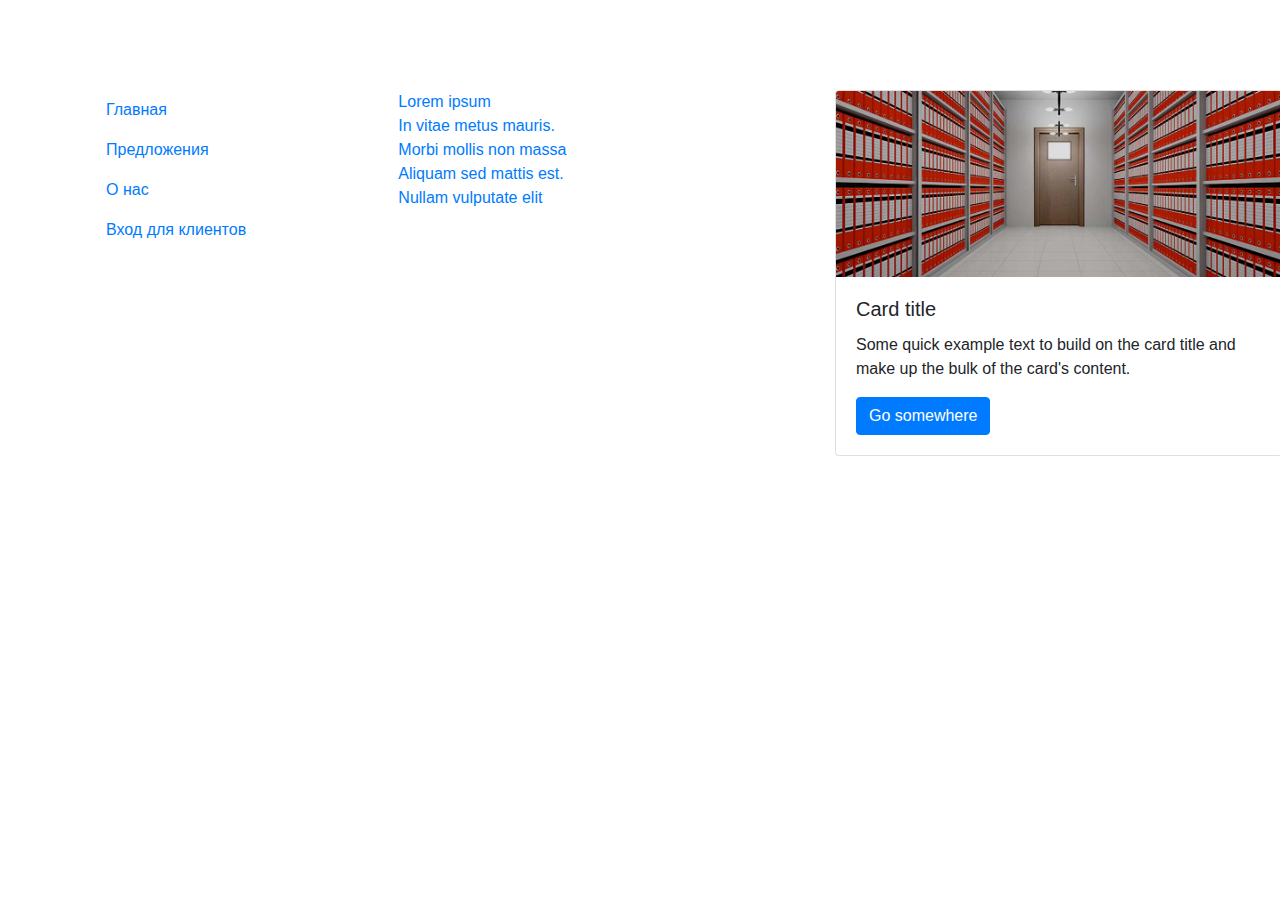
<file: out/artifacts/servlets_war_exploded/static/offers.html>
<!DOCTYPE html>
<html lang="en">

<head>
    <meta charset="UTF-8">
    <meta name="viewport" content="width=device-width, initial-scale=1.0">
    <meta http-equiv="X-UA-Compatible" content="ie=edge">
    <title>Архив</title>
    <link rel="stylesheet" href="https://stackpath.bootstrapcdn.com/bootstrap/4.3.1/css/bootstrap.min.css"
        integrity="sha384-ggOyR0iXCbMQv3Xipma34MD+dH/1fQ784/j6cY/iJTQUOhcWr7x9JvoRxT2MZw1T" crossorigin="anonymous">
    <link rel="stylesheet" href="style.css">
    <script src="https://ajax.googleapis.com/ajax/libs/jquery/3.4.1/jquery.min.js"></script>
    <script>
            function anichange (objName) {
             if ( $(objName).css('display') == 'none' ) {
             $(objName).animate({height: 'show'}, 400);
             } else {
             $(objName).animate({height: 'hide'}, 200);
             }
            }
            </script>
             


</head>

<body>
    <form id="auth" method="get" action="log"></form>
    <div class="row">
        <div class="col-2 get">
            <nav class="nav flex-column">
                <a class="nav-link active" href="/archive/index.html">Главная</a>
                <a class="nav-link" href="/archive/static/offers.html">Предложения</a>
                <a class="nav-link" href="/archive/static/about.html">О нас</a>
                <a class="nav-link" href="/archive/log">Вход для клиентов</a>
            </nav>
        </div>
        <div class="col-4 top justify-content-center get">
            <div class="text-justify text-justify ">
                    <a href="#" onclick="anichange('#divId1'); return false">Lorem ipsum</a>
                    <div id="divId1" style="display: none">
                        <p>Lorem ipsum dolor sit amet, consectetur adipiscing elit. Maecenas malesuada massa magna, a
                            finibus felis
                            interdum at. Phasellus ac vulputate metus. Vivamus tincidunt erat id massa imperdiet, vitae
                            ultrices mauris
                            sagittis. In hac habitasse platea dictumst. Phasellus quis tristique eros. Nulla faucibus
                            tristique lacus.
                            Quisque ut consequat sem. Vivamus commodo ex ipsum, finibus euismod nisl scelerisque et.
                        </p>
                    </div> 
                    <br>
                    <a href="#" onclick="anichange('#divId2'); return false">In vitae metus mauris.</a>
                    <div id="divId2" style="display: none">
                        <p>
                            In vitae metus mauris. Sed nisl orci, condimentum non magna sed, pulvinar accumsan mauris. Ut eget
                            euismod elit,
                            eget
                            sagittis erat. Cras vehicula, metus in ornare cursus, enim ante aliquet arcu, sit amet ornare ante
                            lacus eu lacus.
                            Vestibulum vitae quam lacinia, fringilla enim ut, pellentesque urna. Vivamus efficitur lacus ut erat
                            tincidunt, sit
                            amet
                            elementum ante scelerisque. Nam ut nisi faucibus, viverra nisl fermentum, gravida mi. Mauris eu
                            finibus quam.
                        </p>
                    </div> 
                    <br>
                    <a href="#" onclick="anichange('#divId3'); return false">Morbi mollis non massa</a>
                    <div id="divId3" style="display: none">
                        <p>
                            Morbi mollis non massa sed lobortis. Lorem ipsum dolor sit amet, consectetur adipiscing elit.
                            Aliquam erat volutpat. Fusce luctus mollis nisi et finibus. Nulla facilisi. Morbi ut tortor vitae
                            erat aliquam sodales sit amet eget felis. Vestibulum quis augue in arcu consequat fermentum. Vivamus
                            nec pellentesque justo. Lorem ipsum dolor sit amet, consectetur adipiscing elit.
                        </p>
                    </div> 
                    <br>
                    <a href="#" onclick="anichange('#divId4'); return false"> Aliquam sed mattis est.</a>
                    <div id="divId4" style="display: none">
                        <p>
                            Aliquam sed mattis est. Sed vehicula consequat commodo. Maecenas felis nulla, sagittis sit amet
                            condimentum a, pulvinar ac velit. Mauris dignissim hendrerit rutrum. Vivamus imperdiet neque lectus,
                            non commodo purus molestie in. Ut egestas lorem augue, viverra molestie massa laoreet at. Vestibulum
                            non quam feugiat purus facilisis accumsan in ut mauris.
                        </p>
                    </div> 
                    <br>
                    <a href="#" onclick="anichange('#divId5'); return false"> Nullam vulputate elit</a>
                    <div id="divId5" style="display: none">
                        <p>
                            Nullam vulputate elit non iaculis faucibus. Suspendisse sapien odio, sagittis vitae convallis non,
                            imperdiet efficitur dui. Vestibulum aliquet gravida neque vel rutrum. Vivamus aliquet enim pretium
                            sem porta, ut tempus justo scelerisque. Quisque id nibh consectetur, dapibus ex sit amet, vehicula
                            velit. Pellentesque suscipit libero quis augue mattis, non ornare felis pulvinar. Mauris sem ipsum,
                            dapibus vitae maximus ac, malesuada vel libero. Duis porta nunc ut facilisis imperdiet. Suspendisse
                            potenti. Quisque dictum tellus sodales purus auctor, sed sodales urna venenatis. Class aptent taciti
                            sociosqu ad litora torquent per conubia nostra, per inceptos himenaeos. In non leo ut mauris
                            interdum posuere. Cras consequat id felis varius tempor.
                        </p>
                    </div> 
                
            </div>
        </div>
        <div class="col-4 top">
            <div class="card " style="width: 28rem;">
                <img class="card-img-top" src="top.jpg" alt="Card image cap">
                <div class="card-body">
                    <h5 class="card-title">Card title</h5>
                    <p class="card-text">Some quick example text to build on the card title and make up the bulk of
                        the
                        card's content.</p>
                    <a href="test/test.html" class="btn btn-primary">Go somewhere</a>
                </div>
            </div>
        </div>
    </div>
</body>

</html>
</file>
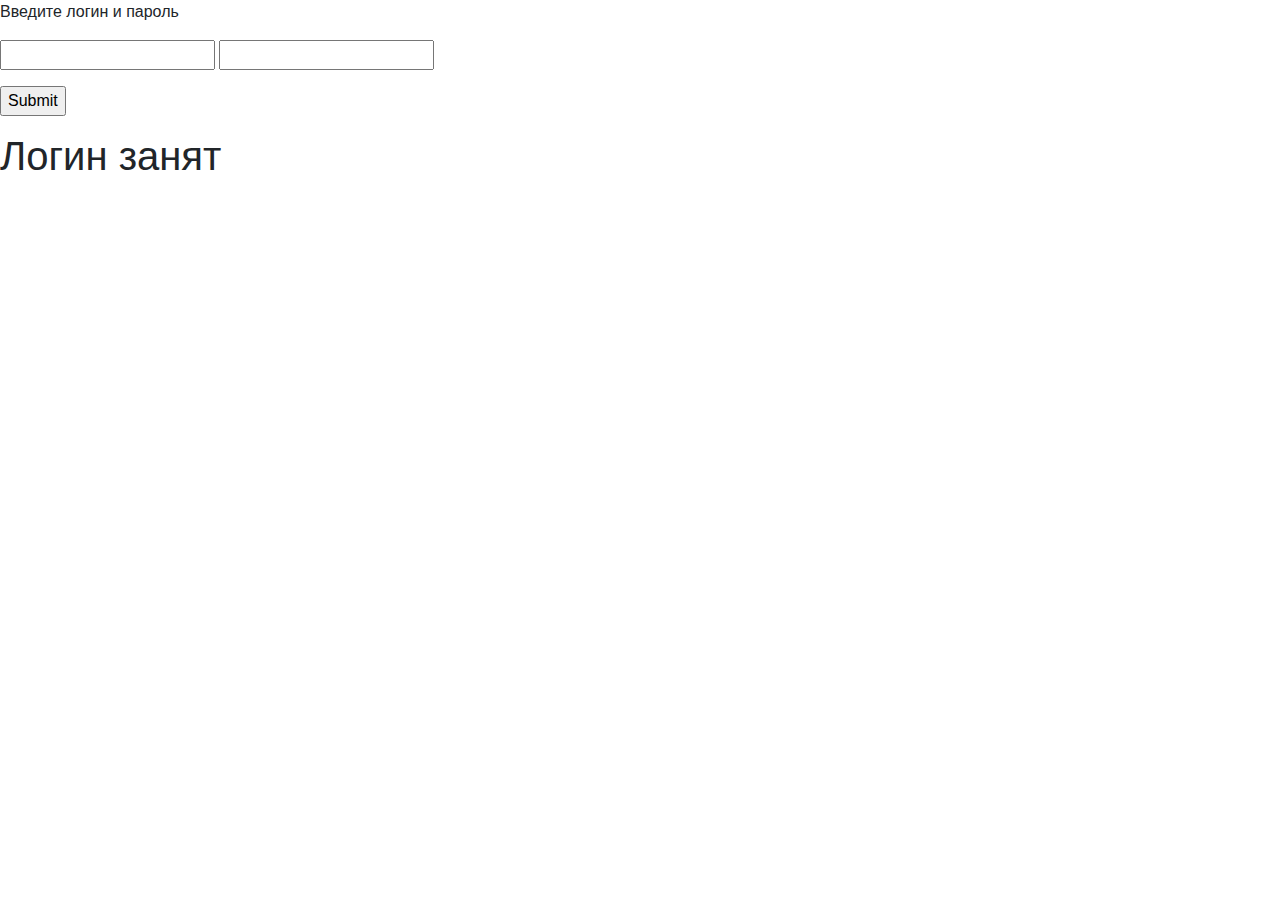
<file: out/artifacts/servlets_war_exploded/static/reg1.html>
<!DOCTYPE html>
<html lang="en">

<head>
    <meta charset="UTF-8">
    <meta name="viewport" content="width=device-width, initial-scale=1.0">
    <meta http-equiv="X-UA-Compatible" content="ie=edge">
    <title>Архив</title>
    <link rel="stylesheet" href="https://stackpath.bootstrapcdn.com/bootstrap/4.3.1/css/bootstrap.min.css"
        integrity="sha384-ggOyR0iXCbMQv3Xipma34MD+dH/1fQ784/j6cY/iJTQUOhcWr7x9JvoRxT2MZw1T" crossorigin="anonymous">
    <link rel="stylesheet" href="style.css">

</head>

<body>
    <form id="reg" method="post" action="reg"></form>
    <p>Введите логин и пароль</p>
    <p><input name="username" form="reg">
    <input type="password" name="password" form="reg"></p>
    <p><input type="submit" form="reg"></p> 
    <h1>Логин занят</h1>
</body>

</html>
</file>
<file: out/artifacts/archive/style.css>
.get {
    margin-left: 20px;
    margin-top: 10px;    
    }
.MENU {

}
#container {
    background: #555;
    overflow: hidden
  }
  #tivip
  {
    
  }
</file>
<file: out/artifacts/servlets_war_exploded/style.css>
.get {
    margin-left: 20px;
    margin-top: 10px;    
    }
.MENU {

}
#container {
    background: #555;
    overflow: hidden
  }
  #tivip
  {
    
  }
</file>
<file: out/artifacts/archive/static/style.css>
.get {
    margin-left: 90px;
    margin-top: 90px;    
    }
#container {
    background: #555;
    overflow: hidden
  }
  .text-justify {
    text-align: justify;
  }
  .top{
    margin-top: 90px;
  }
  .MENU{
      margin-left: 20px;
      
  }
</file>
<file: out/artifacts/archive/test/style.css>
.get {
    margin-left: 20px;
    margin-top: 10px;    
    }
.MENU {

}
#container {
    background: #555;
    overflow: hidden
  }
  #tivip
  {
    
  }
</file>
<file: out/artifacts/servlets_war_exploded/static/style.css>
.get1 {
  margin-left: 90px;
  margin-top: 90px;    
  }
.get {
  margin-left: 90px;
  margin-top: 90px;    
  }
  

#container {
    background: #555;
    overflow: hidden
  }
  .text-justify {
    text-align: justify;
  }
  .top{
    margin-top: 90px;
  }
  .MENU{
      margin-left: 20px;
      
  }
</file>
